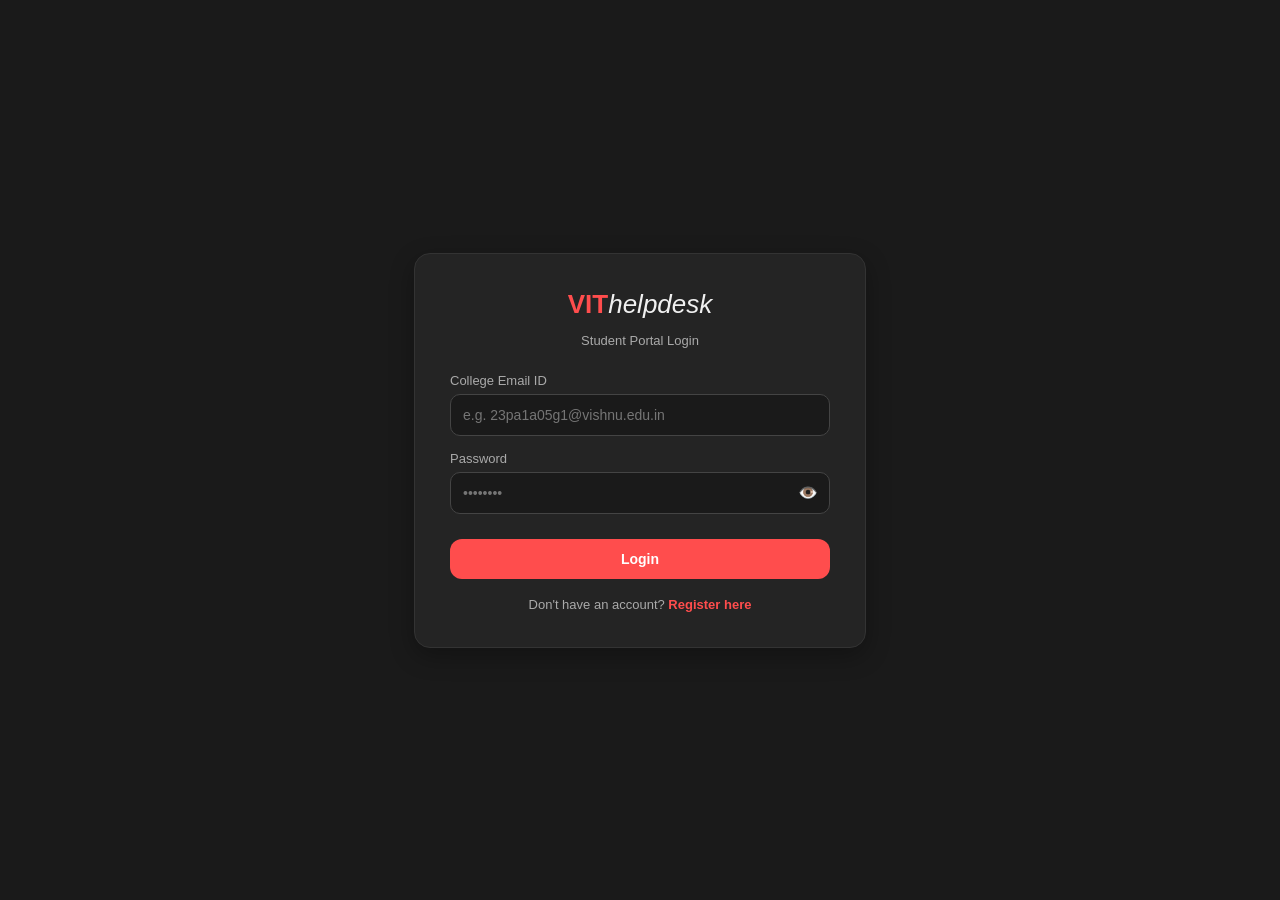
<file: frontend/index.html>
<!DOCTYPE html>
<html lang="en" data-theme="dark">
<head>
    <meta charset="UTF-8">
    <meta name="viewport" content="width=device-width, initial-scale=1.0">
    <title>Login - VIThelpdesk</title>
    <script>
        const storedTheme = localStorage.getItem('vit_theme') || 'dark';
        document.documentElement.setAttribute('data-theme', storedTheme);
    </script>
    <link rel="stylesheet" href="styles.css">
    <style>
        body {
            display: flex;
            justify-content: center;
            align-items: center;
            height: 100vh;
            margin: 0;
            background-color: var(--bg-color);
            color: var(--text-color);
        }
        .login-card {
            background-color: var(--card-bg);
            border: 1px solid var(--border-light);
            padding: 35px;
            border-radius: 16px;
            width: 100%;
            max-width: 380px;
            box-shadow: 0 8px 24px rgba(0,0,0,0.3);
            text-align: center;
        }
        .brand-logo {
            font-size: 26px;
            font-weight: 800;
            color: #ff4d4d;
            margin-bottom: 5px;
        }
        .brand-logo span {
            color: var(--text-color);
            font-style: italic;
            font-weight: 400;
        }
        .form-group {
            margin-bottom: 15px;
            text-align: left;
        }
        .form-group label {
            display: block;
            font-size: 13px;
            color: var(--text-muted);
            margin-bottom: 6px;
        }
        .password-wrapper {
            position: relative;
            display: flex;
            align-items: center;
        }
        input {
            width: 100%;
            padding: 12px;
            padding-right: 40px;
            border-radius: 10px;
            border: 1px solid var(--input-border);
            background-color: var(--input-bg);
            color: var(--text-color);
            box-sizing: border-box;
            font-size: 14px;
        }
        input:focus {
            outline: none;
            border-color: #ff4d4d;
        }
        .eye-btn {
            position: absolute;
            right: 12px;
            background: none;
            border: none;
            cursor: pointer;
            color: var(--text-muted);
            font-size: 16px;
            padding: 0;
            display: flex;
            align-items: center;
        }
        .eye-btn:hover {
            color: #ff4d4d;
        }
        .auth-btn {
            width: 100%;
            background-color: #ff4d4d;
            color: white;
            border: none;
            padding: 12px;
            border-radius: 12px;
            cursor: pointer;
            font-weight: bold;
            font-size: 14px;
            margin-top: 10px;
        }
        .auth-btn:hover {
            background-color: #e03b3b;
        }
        .register-link {
            margin-top: 18px;
            font-size: 13px;
            color: var(--text-muted);
        }
        .register-link a {
            color: #ff4d4d;
            text-decoration: none;
            font-weight: 600;
        }
        .register-link a:hover {
            text-decoration: underline;
        }
    </style>
</head>
<body>

    <div class="login-card">
        <div class="brand-logo">VIT<span>helpdesk</span></div>
        <p class="text-muted" style="margin-bottom: 25px;">Student Portal Login</p>
        
        <form id="loginForm" onsubmit="handleLogin(event)">
            <div class="form-group">
                <label>College Email ID</label>
                <input type="email" id="loginEmail" placeholder="e.g. 23pa1a05g1@vishnu.edu.in" required>
            </div>
            <div class="form-group">
                <label>Password</label>
                <div class="password-wrapper">
                    <input type="password" id="loginPassword" placeholder="••••••••" required>
                    <button type="button" class="eye-btn" id="toggleEyeBtn" onclick="togglePasswordVisibility()">👁️</button>
                </div>
            </div>
            <button type="submit" class="auth-btn">Login</button>
        </form>

        <div class="register-link">
            Don't have an account? <a href="signup.html">Register here</a>
        </div>
    </div>

    <script>
        function togglePasswordVisibility() {
            const passwordInput = document.getElementById('loginPassword');
            const eyeBtn = document.getElementById('toggleEyeBtn');
            
            if (passwordInput.type === 'password') {
                passwordInput.type = 'text';
                eyeBtn.innerText = '🙈';
            } else {
                passwordInput.type = 'password';
                eyeBtn.innerText = '👁️';
            }
        }

        async function handleLogin(event) {
            event.preventDefault();
            
            const emailInput = document.getElementById('loginEmail');
            const passwordInput = document.getElementById('loginPassword');
            
            if (!emailInput || !passwordInput) {
                alert("Form fields not found!");
                return;
            }

            const email = emailInput.value.trim().toLowerCase();
            const password = passwordInput.value.trim();

            try {
                const response = await fetch('http://127.0.0.1:8000/api/login', {
                    method: 'POST',
                    headers: { 'Content-Type': 'application/json' },
                    body: JSON.stringify({ email, password })
                });

                const data = await response.json();
                
                if (response.ok && data.success) {
                    localStorage.setItem('student_email', email);
                    localStorage.setItem('vit_email', email);
                    window.location.href = 'chat.html';
                } else {
                    alert(data.detail || 'Invalid email or password.');
                }
            } catch (err) {
                console.error('Login error:', err);
                alert('Could not connect to backend server. Make sure FastAPI is running.');
            }
        }
    </script>
</body>
</html>
</file>
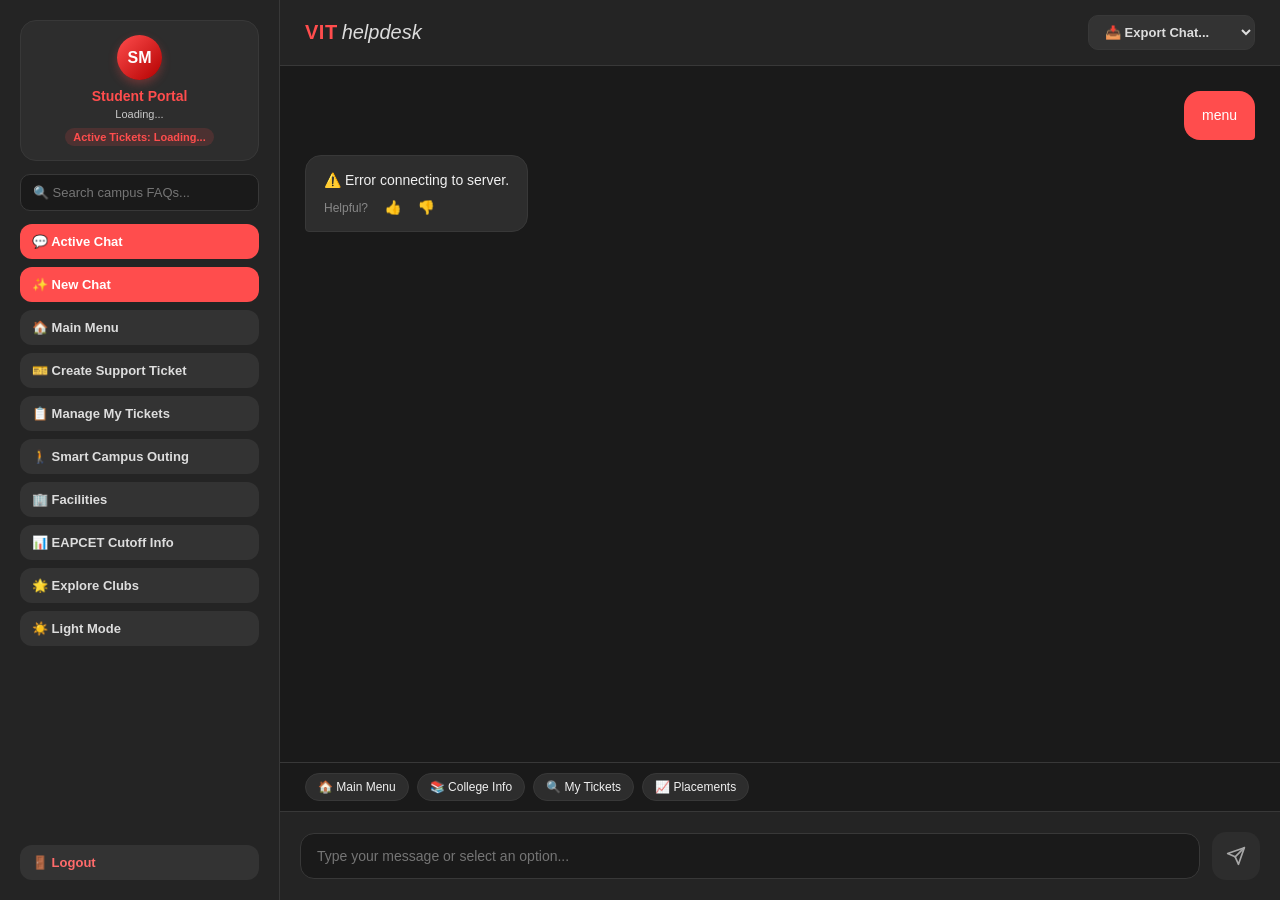
<file: frontend/chat.html>
<!DOCTYPE html>
<html lang="en" data-theme="dark">
<head>
    <meta charset="UTF-8">
    <meta name="viewport" content="width=device-width, initial-scale=1.0">
    <title>VIThelpdesk Assistant</title>
    <script>
        const storedTheme = localStorage.getItem('vit_theme') || 'dark';
        document.documentElement.setAttribute('data-theme', storedTheme);
    </script>
    <style>
        :root {
            --bg-color: #1a1a1a;
            --sidebar-bg: #242424;
            --text-color: #f0f0f0;
            --card-bg: #2d2d2d;
            --border-color: #383838;
            --input-bg: #1a1a1a;
            --bot-msg-bg: #2d2d2d;
            --secondary-btn: #333;
            --secondary-hover: #444;
            --secondary-text: #ddd;
        }

        [data-theme="light"] {
            --bg-color: #f4f6f9;
            --sidebar-bg: #ffffff;
            --text-color: #333333;
            --card-bg: #ffffff;
            --border-color: #e0e0e0;
            --input-bg: #ffffff;
            --bot-msg-bg: #e9ecef;
            --secondary-btn: #e4e6eb;
            --secondary-hover: #d8dadf;
            --secondary-text: #333333;
        }

        body {
            font-family: 'Segoe UI', Tahoma, Geneva, Verdana, sans-serif;
            background-color: var(--bg-color);
            color: var(--text-color);
            margin: 0;
            padding: 0;
            display: flex;
            height: 100vh;
            overflow: hidden;
            transition: background 0.3s, color 0.3s;
        }
        .main-layout {
            display: flex;
            width: 100vw;
            height: 100vh;
            overflow: hidden;
        }
        .sidebar {
            width: 280px;
            background-color: var(--sidebar-bg);
            border-right: 1px solid var(--border-color);
            display: flex;
            flex-direction: column;
            padding: 20px;
            gap: 8px;
            height: 100vh;
            box-sizing: border-box;
            overflow-y: auto;
            transition: background 0.3s, border-color 0.3s;
        }
        .profile-card {
            background: var(--card-bg);
            padding: 14px;
            border-radius: 16px;
            margin-bottom: 5px;
            border: 1px solid var(--border-color);
            display: flex;
            flex-direction: column;
            align-items: center;
            text-align: center;
            cursor: pointer;
            transition: transform 0.2s, background 0.3s, border-color 0.3s;
        }
        .profile-card:hover {
            transform: scale(1.02);
            border-color: #ff4d4d;
        }
        .profile-avatar {
            width: 45px;
            height: 45px;
            background: linear-gradient(135deg, #ff4d4d, #b30000);
            color: white;
            font-size: 16px;
            font-weight: bold;
            border-radius: 50%;
            display: flex;
            align-items: center;
            justify-content: center;
            margin-bottom: 8px;
            box-shadow: 0 4px 10px rgba(255, 77, 77, 0.3);
        }
        .profile-card h3 {
            margin: 0 0 2px 0;
            color: #ff4d4d;
            font-size: 14px;
        }
        .profile-card p {
            margin: 2px 0;
            font-size: 11px;
            color: var(--text-color);
            opacity: 0.8;
            word-break: break-all;
        }
        .ticket-badge {
            margin-top: 6px;
            background-color: rgba(255, 77, 77, 0.15);
            color: #ff4d4d;
            font-size: 11px;
            font-weight: 600;
            padding: 3px 8px;
            border-radius: 20px;
        }
        .sidebar button {
            background-color: #ff4d4d;
            color: white;
            border: none;
            padding: 10px 12px;
            border-radius: 12px;
            cursor: pointer;
            font-weight: 600;
            font-size: 13px;
            text-align: left;
            transition: background 0.2s;
        }
        .sidebar button:hover {
            background-color: #e03b3b;
        }
        .sidebar button.secondary {
            background-color: var(--secondary-btn);
            color: var(--secondary-text);
        }
        .sidebar button.secondary:hover {
            background-color: var(--secondary-hover);
        }

        /* Search Section in Sidebar */
        .sidebar-search-container {
            position: relative;
            margin-bottom: 5px;
        }
        .sidebar-search-container input {
            width: 100%;
            padding: 10px 12px;
            border-radius: 10px;
            border: 1px solid var(--border-color);
            background-color: var(--input-bg);
            color: var(--text-color);
            font-size: 13px;
            box-sizing: border-box;
        }
        .sidebar-search-container input:focus {
            outline: none;
            border-color: #ff4d4d;
        }
        .search-results-dropdown {
            position: absolute;
            top: 45px;
            left: 0;
            width: 100%;
            background: var(--card-bg);
            border: 1px solid var(--border-color);
            border-radius: 10px;
            max-height: 220px;
            overflow-y: auto;
            display: none;
            z-index: 100;
            box-shadow: 0 8px 20px rgba(0,0,0,0.4);
        }
        .search-result-item {
            padding: 10px 12px;
            font-size: 12px;
            border-bottom: 1px solid var(--border-color);
            cursor: pointer;
        }
        .search-result-item:hover {
            background-color: rgba(255, 77, 77, 0.1);
        }

        /* Modal Popup Overlay */
        .modal-overlay {
            display: none;
            position: fixed;
            top: 0; left: 0; width: 100%; height: 100%;
            background: rgba(0, 0, 0, 0.7);
            justify-content: center;
            align-items: center;
            z-index: 1000;
        }
        .modal-card {
            background: var(--card-bg);
            border: 1px solid var(--border-color);
            padding: 25px;
            border-radius: 16px;
            width: 90%;
            max-width: 500px;
            max-height: 80vh;
            overflow-y: auto;
            box-shadow: 0 10px 30px rgba(0,0,0,0.5);
        }
        .ticket-item {
            background: var(--bg-color);
            border: 1px solid var(--border-color);
            padding: 14px;
            border-radius: 12px;
            margin-bottom: 12px;
            display: flex;
            flex-direction: column;
            gap: 6px;
            cursor: pointer;
            transition: border-color 0.2s;
        }
        .ticket-item:hover {
            border-color: #ff4d4d;
        }
        .ticket-top {
            display: flex;
            justify-content: space-between;
            align-items: center;
        }
        .status-pill {
            font-size: 11px;
            font-weight: 600;
            padding: 3px 10px;
            border-radius: 12px;
            background: rgba(255, 77, 77, 0.15);
            color: #ff4d4d;
        }
        .resolve-action-btn {
            background-color: #28a745;
            color: white;
            border: none;
            padding: 6px 12px;
            border-radius: 8px;
            cursor: pointer;
            font-size: 12px;
            font-weight: bold;
            align-self: flex-end;
            margin-top: 5px;
        }
        .resolve-action-btn:hover { background-color: #218838; }

        .chat-wrapper {
            flex: 1;
            display: flex;
            flex-direction: column;
            height: 100vh;
            overflow: hidden;
        }
        .announcement-banner {
            display: none;
            background: linear-gradient(135deg, #ff4d4d, #b30000);
            color: white;
            padding: 10px 20px;
            font-size: 13px;
            font-weight: 600;
            text-align: center;
            width: 100%;
            box-sizing: border-box;
            z-index: 1000;
        }
        .chat-container {
            flex: 1;
            display: flex;
            flex-direction: column;
            background-color: var(--bg-color);
            overflow: hidden;
        }
        .chat-header {
            padding: 15px 25px;
            background-color: var(--sidebar-bg);
            border-bottom: 1px solid var(--border-color);
            font-size: 20px;
            font-weight: bold;
            display: flex;
            justify-content: space-between;
            align-items: center;
        }
        .header-brand {
            display: flex;
            align-items: center;
            gap: 4px;
        }
        .header-actions {
            display: flex;
            gap: 10px;
            align-items: center;
        }
        .export-select {
            background-color: var(--secondary-btn);
            color: var(--secondary-text);
            border: 1px solid var(--border-color);
            padding: 8px 12px;
            border-radius: 10px;
            cursor: pointer;
            font-size: 13px;
            font-weight: 600;
            outline: none;
            transition: background 0.2s;
        }
        .export-select:hover {
            background-color: var(--secondary-hover);
        }

        .logo-vit {
            color: #ff4d4d;
            font-weight: 800;
            letter-spacing: 0.5px;
        }
        .logo-helpdesk {
            color: var(--text-color);
            font-style: italic;
            font-weight: 400;
            opacity: 0.9;
        }
        .chat-messages {
            flex: 1;
            padding: 25px;
            overflow-y: auto;
            display: flex;
            flex-direction: column;
            gap: 15px;
        }
        .message {
            max-width: 75%;
            padding: 14px 18px;
            border-radius: 16px;
            line-height: 1.5;
            font-size: 14px;
            word-wrap: break-word;
        }
        .message.user {
            background-color: #ff4d4d;
            color: white;
            align-self: flex-end;
            border-bottom-right-radius: 4px;
        }
        .message.bot {
            background-color: var(--bot-msg-bg);
            color: var(--text-color);
            align-self: flex-start;
            border-bottom-left-radius: 4px;
            border: 1px solid var(--border-color);
        }
        .suggested-actions {
            padding: 10px 25px;
            display: flex;
            gap: 8px;
            overflow-x: auto;
            background-color: var(--bg-color);
            border-top: 1px solid var(--border-color);
        }
        .suggested-actions button {
            background-color: var(--card-bg);
            color: var(--text-color);
            border: 1px solid var(--border-color);
            padding: 6px 12px;
            border-radius: 20px;
            font-size: 12px;
            cursor: pointer;
            white-space: nowrap;
            transition: border-color 0.2s, background 0.2s;
        }
        .suggested-actions button:hover {
            border-color: #ff4d4d;
            background-color: rgba(255, 77, 77, 0.05);
        }
        .chat-input-area {
            padding: 20px;
            background-color: var(--sidebar-bg);
            border-top: 1px solid var(--border-color);
            display: flex;
            gap: 12px;
            align-items: center;
        }
        .chat-input-area textarea {
            flex: 1;
            padding: 14px 16px;
            border-radius: 14px;
            border: 1px solid var(--border-color);
            background-color: var(--input-bg);
            color: var(--text-color);
            font-size: 14px;
            resize: none;
            max-height: 120px;
            font-family: inherit;
        }
        .chat-input-area textarea:focus {
            outline: none;
            border-color: #ff4d4d;
        }
        .send-btn {
            background-color: #ff4d4d;
            color: white;
            border: none;
            width: 48px;
            height: 48px;
            border-radius: 14px;
            cursor: pointer;
            display: flex;
            align-items: center;
            justify-content: center;
            transition: background 0.2s;
        }
        .send-btn:hover:not(:disabled) {
            background-color: #e03b3b;
        }
        .send-btn:disabled {
            background-color: var(--secondary-btn);
            opacity: 0.6;
            cursor: not-allowed;
        }
    </style>
</head>
<body>

    <div class="main-layout">
        <div class="sidebar">
            <div class="profile-card" onclick="openProfilePage()" title="Click to open full profile page">
                <div class="profile-avatar" id="profile-initials">SM</div>
                <h3 id="student-name">Student Portal</h3>
                <p id="student-email">Loading...</p>
                <div class="ticket-badge" id="active-tickets-badge">Active Tickets: Loading...</div>
            </div>

            <!-- Live FAQ Search Bar -->
            <div class="sidebar-search-container">
                <input type="text" id="faqSearchInput" placeholder="🔍 Search campus FAQs..." oninput="searchFAQs(this.value)">
                <div id="searchResultsDropdown" class="search-results-dropdown"></div>
            </div>

            <button onclick="scrollToBottom()">💬 Active Chat</button>
            <button onclick="startNewChat()">✨ New Chat</button>
            <button onclick="sendQuickCommand('menu')" class="secondary">🏠 Main Menu</button>
            <button onclick="sendQuickCommand('create ticket')" class="secondary">🎫 Create Support Ticket</button>
            <button onclick="openTicketsModal()" class="secondary">📋 Manage My Tickets</button>
            <button onclick="sendQuickCommand('smart campus outing process')" class="secondary">🚶 Smart Campus Outing</button>
            <button onclick="sendQuickCommand('facilities')" class="secondary">🏢 Facilities</button>
            <button onclick="sendQuickCommand('eapcet info')" class="secondary">📊 EAPCET Cutoff Info</button>
            <button onclick="sendQuickCommand('explore campus clubs & join')" class="secondary">🌟 Explore Clubs</button>
            <button onclick="toggleTheme()" class="secondary" id="theme-toggle-btn">☀️ Light Mode</button>
            <button onclick="logout()" class="secondary" style="margin-top: auto; color: #ff6b6b; font-weight: bold;">🚪 Logout</button>
        </div>

        <!-- Enhanced Modal for Tickets & Comments Thread -->
        <div class="modal-overlay" id="ticketsModal">
            <div class="modal-card">
                <div id="ticketListView">
                    <h3 style="margin-top:0; color:#ff4d4d; font-size:18px;">Active Support Tickets</h3>
                    <p style="font-size:12px; color:var(--secondary-text); margin-bottom:15px;">Click a ticket to view conversation history or add comments.</p>
                    <div id="modalTicketList" style="display: flex; flex-direction: column; gap: 10px;">
                        <p style="color:#888; text-align:center;">Loading active tickets...</p>
                    </div>
                </div>

                <!-- Ticket Thread View (Hidden by default) -->
                <div id="ticketThreadView" style="display: none;">
                    <button onclick="backToTicketList()" style="background:var(--secondary-btn); border:none; color:var(--text-color); padding:6px 12px; border-radius:6px; cursor:pointer; margin-bottom:10px;">← Back to Tickets</button>
                    <h3 id="threadTitle" style="color:#ff4d4d; margin:5px 0; font-size:16px;">Ticket Thread</h3>
                    <div id="threadMessages" style="background:var(--bg-color); border:1px solid var(--border-color); border-radius:10px; padding:10px; height:200px; overflow-y:auto; display:flex; flex-direction:column; gap:8px; margin-bottom:10px;"></div>
                    <div style="display:flex; gap:8px;">
                        <input type="text" id="commentInput" placeholder="Type a reply or update..." style="flex:1; padding:10px; border-radius:8px; border:1px solid var(--border-color); background:var(--input-bg); color:var(--text-color);">
                        <button onclick="postComment()" style="background:#ff4d4d; color:white; border:none; padding:0 16px; border-radius:8px; cursor:pointer; font-weight:bold;">Send</button>
                    </div>
                </div>

                <button onclick="closeTicketsModal()" style="background:var(--secondary-btn); color:var(--text-color); border:none; padding:10px; border-radius:10px; width:100%; margin-top:15px; cursor:pointer; font-weight:600;">Close</button>
            </div>
        </div>

        <div class="chat-wrapper">
            <!-- Campus Emergency Broadcast Banner -->
            <div id="announcementBanner" class="announcement-banner">
                <span id="announcementText">📢 Loading announcement...</span>
            </div>

            <div class="chat-container">
                <div class="chat-header">
                    <div class="header-brand">
                        <span class="logo-vit">VIT</span><span class="logo-helpdesk">helpdesk</span>
                    </div>
                    <div class="header-actions">
                        <select id="exportDropdown" class="export-select" onchange="handleExportSelection(this)">
                            <option value="" disabled selected>📥 Export Chat...</option>
                            <option value="txt">Export as Text (.txt)</option>
                            <option value="pdf">Export as PDF</option>
                        </select>
                    </div>
                </div>

                <div class="chat-messages" id="chat-messages"></div>

                <!-- Suggested Quick Actions Bar -->
                <div class="suggested-actions">
                    <button onclick="sendQuickCommand('menu')">🏠 Main Menu</button>
                    <button onclick="sendQuickCommand('college info')">📚 College Info</button>
                    <button onclick="sendQuickCommand('my tickets')">🔍 My Tickets</button>
                    <button onclick="sendQuickCommand('placement statistics')">📈 Placements</button>
                </div>

                <div class="chat-input-area">
                    <textarea id="user-input" placeholder="Type your message or select an option..." rows="1" onkeypress="handleKeyPress(event)"></textarea>
                    <button id="sendBtn" class="send-btn" onclick="sendMessage()" title="Send Message" disabled>
                        <!-- Send Icon SVG -->
                        <svg width="20" height="20" viewBox="0 0 24 24" fill="none" stroke="currentColor" stroke-width="2" stroke-linecap="round" stroke-linejoin="round">
                            <line x1="22" y1="2" x2="11" y2="13"></line>
                            <polygon points="22 2 15 22 11 13 2 9 22 2"></polygon>
                        </svg>
                    </button>
                </div>
            </div>
        </div>
    </div>

    <script>
        window.addEventListener('DOMContentLoaded', () => {
            const currentTheme = localStorage.getItem('vit_theme') || 'dark';
            const btn = document.getElementById('theme-toggle-btn');
            if(btn) btn.innerText = currentTheme === 'light' ? '🌙 Dark Mode' : '☀️ Light Mode';

            // Fetch active emergency broadcast banner
            fetch('http://127.0.0.1:8000/api/announcements/active')
                .then(res => res.json())
                .then(data => {
                    if (data.active) {
                        const banner = document.getElementById('announcementBanner');
                        document.getElementById('announcementText').innerHTML = `<strong>${data.title}:</strong> ${data.message}`;
                        banner.style.display = 'block';
                    }
                })
                .catch(err => console.error("Error fetching announcements:", err));
        });

        function toggleTheme() {
            const currentTheme = document.documentElement.getAttribute('data-theme');
            const newTheme = currentTheme === 'dark' ? 'light' : 'dark';
            document.documentElement.setAttribute('data-theme', newTheme);
            localStorage.setItem('vit_theme', newTheme);
            document.getElementById('theme-toggle-btn').innerText = newTheme === 'light' ? '🌙 Dark Mode' : '☀️ Light Mode';
        }

        // Robust Student Email Verification with Fallback
        let studentEmail = localStorage.getItem('student_email') || localStorage.getItem('vit_email') || localStorage.getItem('email');
        if (!studentEmail || studentEmail === 'undefined' || studentEmail === 'null') {
            studentEmail = '23pa1a05g1@vishnu.edu.in';
            localStorage.setItem('student_email', studentEmail);
        }

        const chatMessages = document.getElementById('chat-messages');
        const userInput = document.getElementById('user-input');
        const sendBtn = document.getElementById('sendBtn');

        // Input auto-resize and send button state handler
        userInput.addEventListener('input', function() {
            this.style.height = 'auto';
            this.style.height = (this.scrollHeight) + 'px';
            sendBtn.disabled = this.value.trim() === '';
        });

        function scrollToBottom() {
            chatMessages.scrollTop = chatMessages.scrollHeight;
        }

        function refreshProfileData() {
            fetch(`http://127.0.0.1:8000/api/profile/${encodeURIComponent(studentEmail)}`)
                .then(res => res.json())
                .then(data => {
                    document.getElementById('student-name').innerText = data.name;
                    document.getElementById('student-email').innerText = data.email;
                    document.getElementById('active-tickets-badge').innerText = `Active Tickets: ${data.active_tickets}`;
                    
                    const nameParts = data.name.trim().split(' ');
                    let initials = nameParts[0][0];
                    if (nameParts.length > 1) {
                        initials += nameParts[nameParts.length - 1][0];
                    }
                    document.getElementById('profile-initials').innerText = initials.toUpperCase();
                })
                .catch(err => console.error("Error fetching profile:", err));
        }

        refreshProfileData();

        // Load Session Storage Chat History
        const savedSessionHistory = sessionStorage.getItem('vit_chat_session_' + studentEmail);
        if (savedSessionHistory) {
            chatMessages.innerHTML = savedSessionHistory;
            chatMessages.scrollTop = chatMessages.scrollHeight;
        } else {
            triggerBotMessage("menu");
        }

        function startNewChat() {
            chatMessages.innerHTML = '';
            sessionStorage.removeItem('vit_chat_session_' + studentEmail);
            triggerBotMessage("menu");
        }

        function openProfilePage() {
            window.location.href = 'profile.html';
        }

        // Live FAQ Search Bar Handler
        function searchFAQs(query) {
            const dropdown = document.getElementById('searchResultsDropdown');
            if (!query || query.trim() === '') {
                dropdown.style.display = 'none';
                dropdown.innerHTML = '';
                return;
            }

            fetch(`http://127.0.0.1:8000/api/search?query=${encodeURIComponent(query)}`)
                .then(res => res.json())
                .then(data => {
                    dropdown.innerHTML = '';
                    if (!data.results || data.results.length === 0) {
                        dropdown.style.display = 'block';
                        dropdown.innerHTML = '<div class="search-result-item" style="color:#888;">No matching questions found</div>';
                        return;
                    }

                    dropdown.style.display = 'block';
                    data.results.forEach(item => {
                        const div = document.createElement('div');
                        div.className = 'search-result-item';
                        div.innerHTML = `<strong>${item.question}</strong>`;
                        div.onclick = () => {
                            dropdown.style.display = 'none';
                            document.getElementById('faqSearchInput').value = '';
                            callBackend(item.question);
                        };
                        dropdown.appendChild(div);
                    });
                })
                .catch(err => console.error("Search error:", err));
        }

        // Close search dropdown when clicking outside
        document.addEventListener('click', (e) => {
            const searchContainer = document.querySelector('.sidebar-search-container');
            if (searchContainer && !searchContainer.contains(e.target)) {
                document.getElementById('searchResultsDropdown').style.display = 'none';
            }
        });

        // Dropdown Export Handler for TXT or PDF
        function handleExportSelection(selectElement) {
            const format = selectElement.value;
            if (!format) return;

            if (!chatMessages || chatMessages.innerText.trim() === "") {
                alert("No chat history to export!");
                selectElement.value = "";
                return;
            }

            if (format === 'txt') {
                let transcript = "--- VISHNU IT HELPDESK CHAT TRANSCRIPT ---\n\n" + chatMessages.innerText;
                const blob = new Blob([transcript], { type: "text/plain;charset=utf-8" });
                const url = URL.createObjectURL(blob);
                const link = document.createElement("a");
                link.href = url;
                link.download = "vishnu_helpdesk_transcript.txt";
                document.body.appendChild(link);
                link.click();
                document.body.removeChild(link);
                URL.revokeObjectURL(url);
            } else if (format === 'pdf') {
                const printWindow = window.open('', '_blank');
                printWindow.document.write(`
                    <html>
                        <head>
                            <title>Vishnu IT Helpdesk - Chat Transcript</title>
                            <style>
                                body { font-family: 'Segoe UI', Tahoma, Geneva, Verdana, sans-serif; padding: 30px; color: #333; }
                                h2 { color: #ff4d4d; border-bottom: 2px solid #eee; padding-bottom: 10px; margin-bottom: 20px; }
                                .message { margin-bottom: 15px; padding: 12px 16px; border-radius: 8px; line-height: 1.5; font-size: 14px; max-width: 80%; }
                                .user { background-color: #ffe6e6; color: #b30000; margin-left: auto; text-align: right; border-left: 4px solid #ff4d4d; }
                                .bot { background-color: #f4f6f9; color: #333; margin-right: auto; border-left: 4px solid #333; }
                            </style>
                        </head>
                        <body>
                            <h2>Vishnu IT Helpdesk :: Chat Transcript</h2>
                            <div>${chatMessages.innerHTML}</div>
                            <script>
                                window.onload = function() {
                                    window.print();
                                    window.close();
                                };
                            <\/script>
                        </body>
                    </html>
                `);
                printWindow.document.close();
            }

            selectElement.value = "";
        }

        // Modal Ticket Functions & Thread Management
        let activeSelectedTicketId = null;

        function openTicketsModal() {
            document.getElementById('ticketThreadView').style.display = 'none';
            document.getElementById('ticketListView').style.display = 'block';
            document.getElementById('ticketsModal').style.display = 'flex';
            loadModalTickets();
        }

        function closeTicketsModal() {
            document.getElementById('ticketsModal').style.display = 'none';
        }

        function loadModalTickets() {
            const listContainer = document.getElementById('modalTicketList');
            listContainer.innerHTML = '<p style="color:#888; text-align:center;">Loading active tickets...</p>';

            fetch(`http://127.0.0.1:8000/api/tickets/${encodeURIComponent(studentEmail)}`)
                .then(res => res.json())
                .then(tickets => {
                    listContainer.innerHTML = '';
                    
                    const activeTickets = tickets.filter(t => t.status !== 'Resolved' && t.status !== 'Closed');

                    if (!activeTickets || activeTickets.length === 0) {
                        listContainer.innerHTML = '<p style="color:#888; text-align:center;">No active support tickets found.</p>';
                        return;
                    }

                    activeTickets.forEach(t => {
                        const item = document.createElement('div');
                        item.className = 'ticket-item';
                        item.onclick = () => openTicketThread(t.id, t.category, t.description);

                        item.innerHTML = `
                            <div class="ticket-top">
                                <strong style="font-size:14px; color:var(--text-color);">Ticket #${t.id} &bull; ${t.category}</strong>
                                <span class="status-pill">${t.status}</span>
                            </div>
                            <p style="margin:4px 0; font-size:13px; color:var(--secondary-text);">${t.description}</p>
                            <button class="resolve-action-btn" onclick="event.stopPropagation(); resolveTicket(${t.id})">✔ Mark as Resolved</button>
                        `;
                        listContainer.appendChild(item);
                    });
                })
                .catch(err => {
                    listContainer.innerHTML = '<p style="color:#ff4d4d; text-align:center;">Failed to load tickets.</p>';
                    console.error(err);
                });
        }

        function openTicketThread(ticketId, category, desc) {
            activeSelectedTicketId = ticketId;
            document.getElementById('ticketListView').style.display = 'none';
            document.getElementById('ticketThreadView').style.display = 'block';
            document.getElementById('threadTitle').innerText = `Ticket #${ticketId} • ${category}`;
            loadThreadMessages(ticketId);
        }

        function backToTicketList() {
            document.getElementById('ticketThreadView').style.display = 'none';
            document.getElementById('ticketListView').style.display = 'block';
            loadModalTickets();
        }

        function loadThreadMessages(ticketId) {
            const container = document.getElementById('threadMessages');
            container.innerHTML = '<p style="color:var(--secondary-text); text-align:center; font-size:12px;">Loading comments...</p>';

            fetch(`http://127.0.0.1:8000/api/tickets/${ticketId}/comments`)
                .then(res => res.json())
                .then(comments => {
                    container.innerHTML = '';
                    if (!comments || comments.length === 0) {
                        container.innerHTML = '<p style="color:var(--secondary-text); text-align:center; font-size:12px;">No conversation notes yet. Add a message below!</p>';
                        return;
                    }
                    comments.forEach(c => {
                        const msgDiv = document.createElement('div');
                        msgDiv.style.padding = '10px 14px';
                        msgDiv.style.borderRadius = '10px';
                        msgDiv.style.fontSize = '13px';
                        msgDiv.style.maxWidth = '80%';
                        msgDiv.style.wordBreak = 'break-word';
                        
                        if (c.sender === 'student') {
                            msgDiv.style.background = '#ff4d4d';
                            msgDiv.style.color = '#ffffff';
                            msgDiv.style.alignSelf = 'flex-end';
                        } else {
                            msgDiv.style.background = 'var(--secondary-btn)';
                            msgDiv.style.color = 'var(--text-color)';
                            msgDiv.style.alignSelf = 'flex-start';
                        }
                        
                        msgDiv.innerHTML = `<strong style="display:block; font-size:10px; opacity:0.8; margin-bottom:2px;">${c.sender.toUpperCase()}</strong> ${c.message}`;
                        container.appendChild(msgDiv);
                    });
                    container.scrollTop = container.scrollHeight;
                })
                .catch(err => {
                    container.innerHTML = '<p style="color:#ff4d4d; text-align:center; font-size:12px;">Failed to load comments.</p>';
                    console.error(err);
                });
        }

        function postComment() {
            const input = document.getElementById('commentInput');
            const text = input.value.trim();
            if (!text || !activeSelectedTicketId) return;

            fetch(`http://127.0.0.1:8000/api/tickets/${activeSelectedTicketId}/comments`, {
                method: 'POST',
                headers: { 'Content-Type': 'application/json' },
                body: JSON.stringify({ sender: 'student', message: text })
            })
            .then(res => res.json())
            .then(data => {
                if (data.success) {
                    input.value = '';
                    loadThreadMessages(activeSelectedTicketId);
                }
            });
        }

        function resolveTicket(ticketId) {
            fetch(`http://127.0.0.1:8000/api/tickets/${ticketId}`, {
                method: 'PATCH',
                headers: { 'Content-Type': 'application/json' },
                body: JSON.stringify({ status: 'Resolved' })
            })
            .then(res => res.json())
            .then(data => {
                if (data.success) {
                    loadModalTickets();
                    refreshProfileData();
                } else {
                    alert('Failed to update ticket status.');
                }
            })
            .catch(err => console.error(err));
        }

        function handleKeyPress(event) {
            if (event.key === 'Enter' && !event.shiftKey) {
                event.preventDefault();
                if (!sendBtn.disabled) {
                    sendMessage();
                }
            }
        }

        function sendQuickCommand(cmd) {
            callBackend(cmd);
        }

        function sendMessage() {
            const text = userInput.value.trim();
            if (!text) return;
            userInput.value = '';
            userInput.style.height = 'auto';
            sendBtn.disabled = true;
            callBackend(text);
        }

        function triggerBotMessage(text) {
            callBackend(text);
        }

        function callBackend(messageText) {
            appendMessageUI(messageText, "user");

            fetch('http://127.0.0.1:8000/api/chat', {
                method: 'POST',
                headers: { 'Content-Type': 'application/json' },
                body: JSON.stringify({ session_id: studentEmail, message: messageText })
            })
            .then(res => res.json())
            .then(data => {
                appendMessageUI(data.response, "bot");
                refreshProfileData();
            })
            .catch(err => {
                appendMessageUI("⚠️ Error connecting to server.", "bot");
                console.error(err);
            });
        }

        function appendMessageUI(text, sender) {
            const div = document.createElement('div');
            div.className = `message ${sender}`;
            
            let formattedText = text
                .replace(/&/g, "&amp;")
                .replace(/</g, "&lt;")
                .replace(/>/g, "&gt;")
                .replace(/\*\*(.*?)\*\*/g, '<strong>$1</strong>')
                .replace(/\n/g, '<br>');

            div.innerHTML = formattedText;
            
            if (sender === 'bot') {
                const feedbackDiv = document.createElement('div');
                feedbackDiv.style.marginTop = '8px';
                feedbackDiv.style.fontSize = '12px';
                feedbackDiv.innerHTML = `
                    <span style="color: #888; margin-right: 8px;">Helpful?</span>
                    <button onclick="sendFeedback('Helpful')" style="background:none; border:none; cursor:pointer;">👍</button>
                    <button onclick="sendFeedback('Not Helpful')" style="background:none; border:none; cursor:pointer;">👎</button>
                `;
                div.appendChild(feedbackDiv);
            }

            chatMessages.appendChild(div);
            chatMessages.scrollTop = chatMessages.scrollHeight;
            sessionStorage.setItem('vit_chat_session_' + studentEmail, chatMessages.innerHTML);
        }

        function sendFeedback(rating) {
            alert("Thank you for your feedback (" + rating + ")!");
        }

        function logout() {
            sessionStorage.clear();
            localStorage.removeItem('student_email');
            localStorage.removeItem('vit_email');
            window.location.href = 'index.html';
        }
    </script>
</body>
</html>
</file>
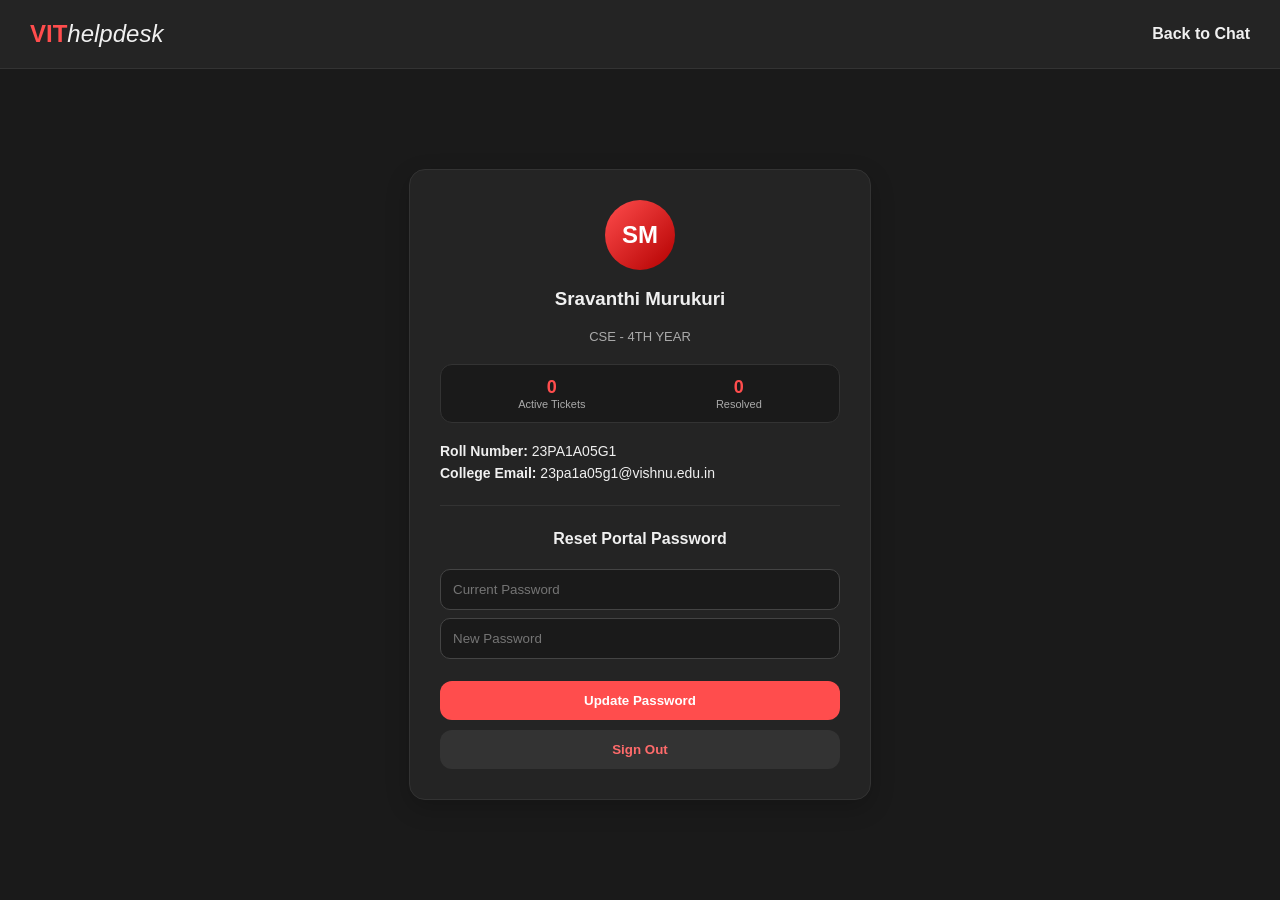
<file: frontend/profile.html>
<!DOCTYPE html>
<html lang="en" data-theme="dark">
<head>
    <meta charset="UTF-8">
    <meta name="viewport" content="width=device-width, initial-scale=1.0">
    <title>VIT Helpdesk - Profile</title>
    <script>
        const storedTheme = localStorage.getItem('vit_theme') || 'dark';
        document.documentElement.setAttribute('data-theme', storedTheme);
    </script>
    <link rel="stylesheet" href="styles.css">
</head>
<body>
    <div class="app-container">
        <header class="chat-header">
            <h2 class="brand-logo" onclick="window.location.href='chat.html'" style="cursor:pointer; margin:0;">VIT<span>helpdesk</span></h2>
            <a href="chat.html" class="nav-link">Back to Chat</a>
        </header>

        <main class="profile-main">
            <div class="profile-card">
                <div class="avatar-large" id="avatarInitials">SM</div>
                <h3 id="profileName">Loading...</h3>
                <p class="text-muted" id="profileBranch">Loading...</p>
                
                <div class="profile-stats">
                    <div class="stat-box">
                        <span class="stat-number" id="activeTickets">0</span>
                        <span class="stat-label">Active Tickets</span>
                    </div>
                    <div class="stat-box">
                        <span class="stat-number" id="resolvedTickets">0</span>
                        <span class="stat-label">Resolved</span>
                    </div>
                </div>

                <div class="profile-details">
                    <p><strong>Roll Number:</strong> <span id="profileRoll">-</span></p>
                    <p><strong>College Email:</strong> <span id="profileEmail">-</span></p>
                </div>

                <hr style="border:0; border-top:1px solid var(--border-light); margin: 1.5rem 0;">

                <h4>Reset Portal Password</h4>
                <form id="resetForm">
                    <div class="form-group" style="margin-bottom: 8px;">
                        <input type="password" id="oldPassword" placeholder="Current Password" required>
                    </div>
                    <div class="form-group" style="margin-bottom: 12px;">
                        <input type="password" id="newPassword" placeholder="New Password" required>
                    </div>
                    <button type="submit" class="auth-btn">Update Password</button>
                </form>

                <button class="auth-btn logout-btn" onclick="handleLogout()">Sign Out</button>
            </div>
        </main>
    </div>

    <script>
        const email = localStorage.getItem('vit_email') || localStorage.getItem('student_email');
        
        async function loadProfile() {
            if (!email) {
                window.location.href = 'index.html';
                return;
            }

            try {
                const res = await fetch(`http://127.0.0.1:8000/api/profile/${encodeURIComponent(email)}`);
                const data = await res.json();
                if (!res.ok) throw new Error('Failed to load profile');

                document.getElementById('profileName').innerText = data.name || "Sravanthi Murukuri";
                document.getElementById('profileBranch').innerText = data.branch_year || "CSE - 4TH YEAR";
                document.getElementById('profileRoll').innerText = data.roll_number || email.split('@')[0].toUpperCase();
                document.getElementById('profileEmail').innerText = data.email || email;
                
                document.getElementById('activeTickets').innerText = data.active_tickets ?? 0;
                document.getElementById('resolvedTickets').innerText = data.resolved_tickets ?? 0;
                
                const nameStr = data.name || "Sravanthi Murukuri";
                const initials = nameStr.split(' ').map(n => n[0]).join('').substring(0, 2).toUpperCase();
                document.getElementById('avatarInitials').innerText = initials;
            } catch (err) {
                console.error('Error loading profile data:', err);
                document.getElementById('profileEmail').innerText = email;
                document.getElementById('profileName').innerText = "Sravanthi Murukuri";
                document.getElementById('profileBranch').innerText = "CSE - 4TH YEAR";
                document.getElementById('profileRoll').innerText = email.split('@')[0].toUpperCase();
            }
        }

        document.getElementById('resetForm').addEventListener('submit', async (e) => {
            e.preventDefault();
            const old_password = document.getElementById('oldPassword').value;
            const new_password = document.getElementById('newPassword').value;

            try {
                const res = await fetch('http://127.0.0.1:8000/api/reset-password', {
                    method: 'POST',
                    headers: { 'Content-Type': 'application/json' },
                    body: JSON.stringify({ email, old_password, new_password })
                });
                const data = await res.json();
                if (!res.ok) throw new Error(data.detail || 'Password update failed');

                alert('Password updated successfully!');
                document.getElementById('resetForm').reset();
            } catch (err) {
                alert(err.message);
            }
        });

        function handleLogout() {
            localStorage.clear();
            window.location.href = 'index.html';
        }

        loadProfile();
    </script>
</body>
</html>
</file>
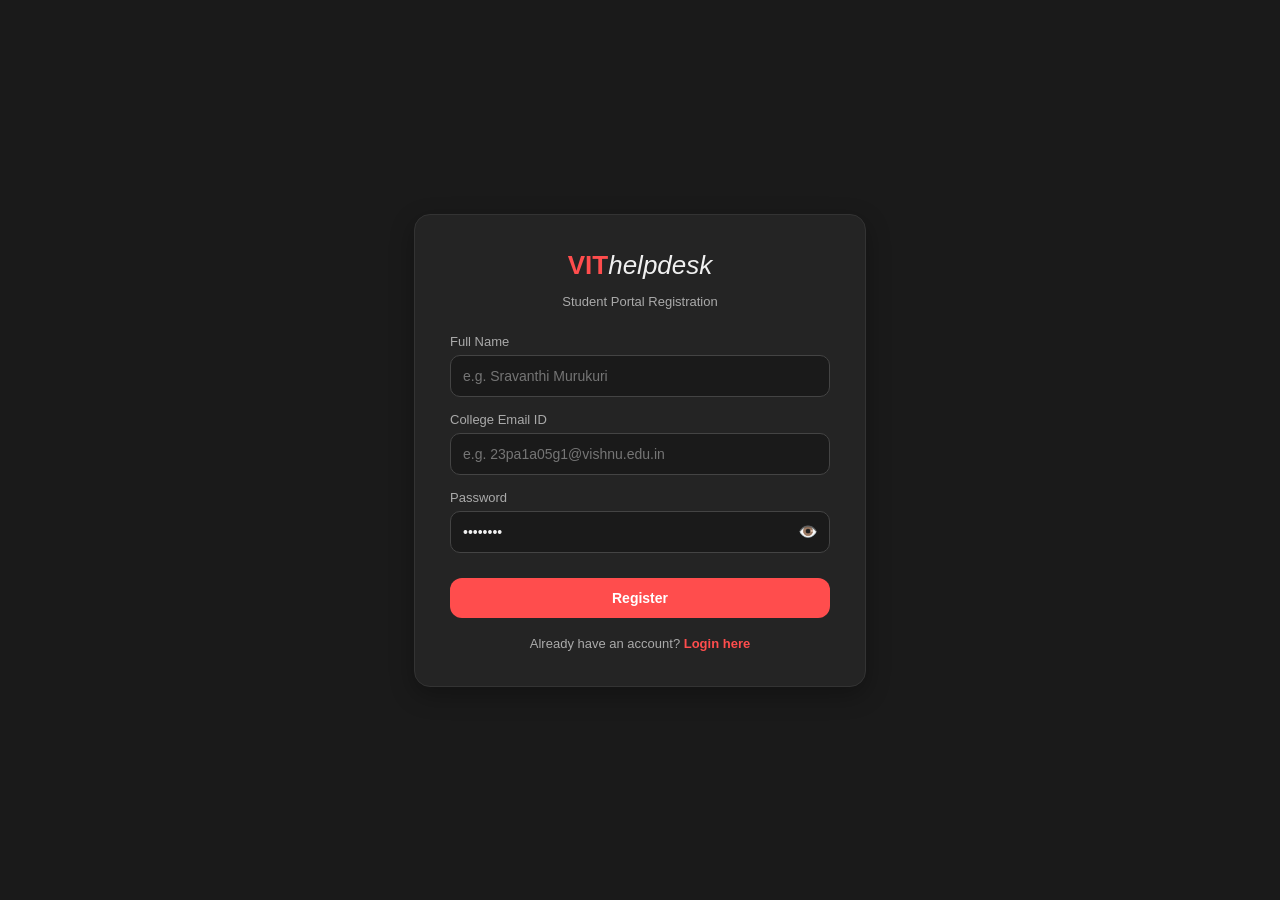
<file: frontend/signup.html>
<!DOCTYPE html>
<html lang="en" data-theme="dark">
<head>
    <meta charset="UTF-8">
    <meta name="viewport" content="width=device-width, initial-scale=1.0">
    <title>Register - VIThelpdesk</title>
    <script>
        const storedTheme = localStorage.getItem('vit_theme') || 'dark';
        document.documentElement.setAttribute('data-theme', storedTheme);
    </script>
    <link rel="stylesheet" href="styles.css">
    <style>
        body {
            display: flex;
            justify-content: center;
            align-items: center;
            height: 100vh;
            margin: 0;
            background-color: var(--bg-color);
            color: var(--text-color);
        }
        .register-card {
            background-color: var(--card-bg);
            border: 1px solid var(--border-light);
            padding: 35px;
            border-radius: 16px;
            width: 100%;
            max-width: 380px;
            box-shadow: 0 8px 24px rgba(0,0,0,0.3);
            text-align: center;
        }
        .brand-logo {
            font-size: 26px;
            font-weight: 800;
            color: #ff4d4d;
            margin-bottom: 5px;
        }
        .brand-logo span {
            color: var(--text-color);
            font-style: italic;
            font-weight: 400;
        }
        .form-group {
            margin-bottom: 15px;
            text-align: left;
        }
        .form-group label {
            display: block;
            font-size: 13px;
            color: var(--text-muted);
            margin-bottom: 6px;
        }
        .password-wrapper {
            position: relative;
            display: flex;
            align-items: center;
        }
        input {
            width: 100%;
            padding: 12px;
            padding-right: 40px; /* Leave space for eye icon */
            border-radius: 10px;
            border: 1px solid var(--input-border);
            background-color: var(--input-bg);
            color: var(--text-color);
            box-sizing: border-box;
            font-size: 14px;
        }
        input:focus {
            outline: none;
            border-color: #ff4d4d;
        }
        .eye-btn {
            position: absolute;
            right: 12px;
            background: none;
            border: none;
            cursor: pointer;
            color: var(--text-muted);
            font-size: 16px;
            padding: 0;
            display: flex;
            align-items: center;
        }
        .eye-btn:hover {
            color: #ff4d4d;
        }
        .auth-btn {
            width: 100%;
            background-color: #ff4d4d;
            color: white;
            border: none;
            padding: 12px;
            border-radius: 12px;
            cursor: pointer;
            font-weight: bold;
            font-size: 14px;
            margin-top: 10px;
        }
        .auth-btn:hover {
            background-color: #e03b3b;
        }
        .login-link {
            margin-top: 18px;
            font-size: 13px;
            color: var(--text-muted);
        }
        .login-link a {
            color: #ff4d4d;
            text-decoration: none;
            font-weight: 600;
        }
        .login-link a:hover {
            text-decoration: underline;
        }
    </style>
</head>
<body>

    <div class="register-card">
        <div class="brand-logo">VIT<span>helpdesk</span></div>
        <p class="text-muted" style="margin-bottom: 25px;">Student Portal Registration</p>
        
        <form id="registerForm" onsubmit="handleRegister(event)">
            <div class="form-group">
                <label>Full Name</label>
                <input type="text" id="regName" placeholder="e.g. Sravanthi Murukuri" required>
            </div>
            <div class="form-group">
                <label>College Email ID</label>
                <input type="email" id="regEmail" placeholder="e.g. 23pa1a05g1@vishnu.edu.in" required>
            </div>
            <div class="form-group">
                <label>Password</label>
                <div class="password-wrapper">
                    <input type="password" id="regPassword" value="VITB@123" required>
                    <button type="button" class="eye-btn" id="toggleEyeBtn" onclick="togglePasswordVisibility()">👁️</button>
                </div>
            </div>
            <button type="submit" class="auth-btn">Register</button>
        </form>

        <div class="login-link">
            Already have an account? <a href="index.html">Login here</a>
        </div>
    </div>

    <script>
        function togglePasswordVisibility() {
            const passwordInput = document.getElementById('regPassword');
            const eyeBtn = document.getElementById('toggleEyeBtn');
            
            if (passwordInput.type === 'password') {
                passwordInput.type = 'text';
                eyeBtn.innerText = '🙈'; // Switch icon to hidden state
            } else {
                passwordInput.type = 'password';
                eyeBtn.innerText = '👁️'; // Switch icon back to normal visible state
            }
        }

        async function handleRegister(event) {
            event.preventDefault();
            
            const nameInput = document.getElementById('regName');
            const emailInput = document.getElementById('regEmail');
            const passwordInput = document.getElementById('regPassword');
            
            if (!nameInput || !emailInput || !passwordInput) {
                alert("Form fields not found!");
                return;
            }

            const name = nameInput.value.trim();
            const email = emailInput.value.trim().toLowerCase();
            const password = passwordInput.value.trim();

            try {
                const response = await fetch('http://127.0.0.1:8000/api/register', {
                    method: 'POST',
                    headers: { 'Content-Type': 'application/json' },
                    body: JSON.stringify({ name, email, password })
                });

                const data = await response.json();
                
                if (response.ok && data.success) {
                    alert('Registration successful! Default password is VITB@123. Please login.');
                    window.location.href = 'index.html';
                } else {
                    alert(data.detail || 'Registration failed.');
                }
            } catch (err) {
                console.error('Registration error:', err);
                alert('Could not connect to backend server. Make sure FastAPI is running.');
            }
        }
    </script>
</body>
</html>
</file>
<file: frontend/styles.css>
:root, [data-theme="dark"] {
    --bg-color: #1a1a1a;
    --card-bg: #242424;
    --text-color: #f0f0f0;
    --text-muted: #aaa;
    --border-light: #333;
    --input-bg: #1a1a1a;
    --input-border: #444;
}

[data-theme="light"] {
    --bg-color: #f4f6f9;
    --card-bg: #ffffff;
    --text-color: #333333;
    --text-muted: #666;
    --border-light: #e0e0e0;
    --input-bg: #ffffff;
    --input-border: #ccc;
}

body {
    font-family: 'Segoe UI', Tahoma, Geneva, Verdana, sans-serif;
    background-color: var(--bg-color);
    color: var(--text-color);
    margin: 0;
    padding: 0;
    transition: background 0.3s, color 0.3s;
}

.app-container {
    display: flex;
    flex-direction: column;
    min-height: 100vh;
}

.chat-header {
    padding: 20px 30px;
    background-color: var(--card-bg);
    border-bottom: 1px solid var(--border-light);
    display: flex;
    justify-content: space-between;
    align-items: center;
}

.brand-logo {
    color: #ff4d4d;
    font-weight: 800;
}

.brand-logo span {
    color: var(--text-color);
    font-style: italic;
    font-weight: 400;
}

.nav-link {
    color: var(--text-color);
    text-decoration: none;
    font-weight: 600;
}

.profile-main {
    flex: 1;
    display: flex;
    justify-content: center;
    align-items: center;
    padding: 20px;
}

.profile-card {
    background-color: var(--card-bg);
    border: 1px solid var(--border-light);
    padding: 30px;
    border-radius: 16px;
    width: 100%;
    max-width: 400px;
    box-shadow: 0 8px 24px rgba(0,0,0,0.2);
    text-align: center;
}

.avatar-large {
    width: 70px;
    height: 70px;
    background: linear-gradient(135deg, #ff4d4d, #b30000);
    color: white;
    font-size: 24px;
    font-weight: bold;
    border-radius: 50%;
    display: flex;
    align-items: center;
    justify-content: center;
    margin: 0 auto 15px auto;
}

.text-muted {
    color: var(--text-muted);
    font-size: 13px;
}

.profile-stats {
    display: flex;
    justify-content: space-around;
    margin: 20px 0;
    background: var(--bg-color);
    padding: 12px;
    border-radius: 12px;
    border: 1px solid var(--border-light);
}

.stat-box {
    display: flex;
    flex-direction: column;
}

.stat-number {
    font-size: 18px;
    font-weight: bold;
    color: #ff4d4d;
}

.stat-label {
    font-size: 11px;
    color: var(--text-muted);
}

.profile-details {
    text-align: left;
    font-size: 14px;
    margin: 15px 0;
}

.profile-details p {
    margin: 6px 0;
}

input {
    width: 100%;
    padding: 12px;
    border-radius: 10px;
    border: 1px solid var(--input-border);
    background-color: var(--input-bg);
    color: var(--text-color);
    box-sizing: border-box;
}

input:focus {
    outline: none;
    border-color: #ff4d4d;
}

.auth-btn {
    background-color: #ff4d4d;
    color: white;
    border: none;
    padding: 12px;
    border-radius: 12px;
    cursor: pointer;
    font-weight: bold;
    width: 100%;
    margin-top: 10px;
}

.auth-btn:hover {
    background-color: #e03b3b;
}

.logout-btn {
    background-color: #333;
    color: #ff6b6b;
}

.logout-btn:hover {
    background-color: #444;
}

/* Added support for message bubbles to properly stack newlines and bullets */
.chat-message, .bot-message, .message-content {
    white-space: pre-line;
}
</file>
